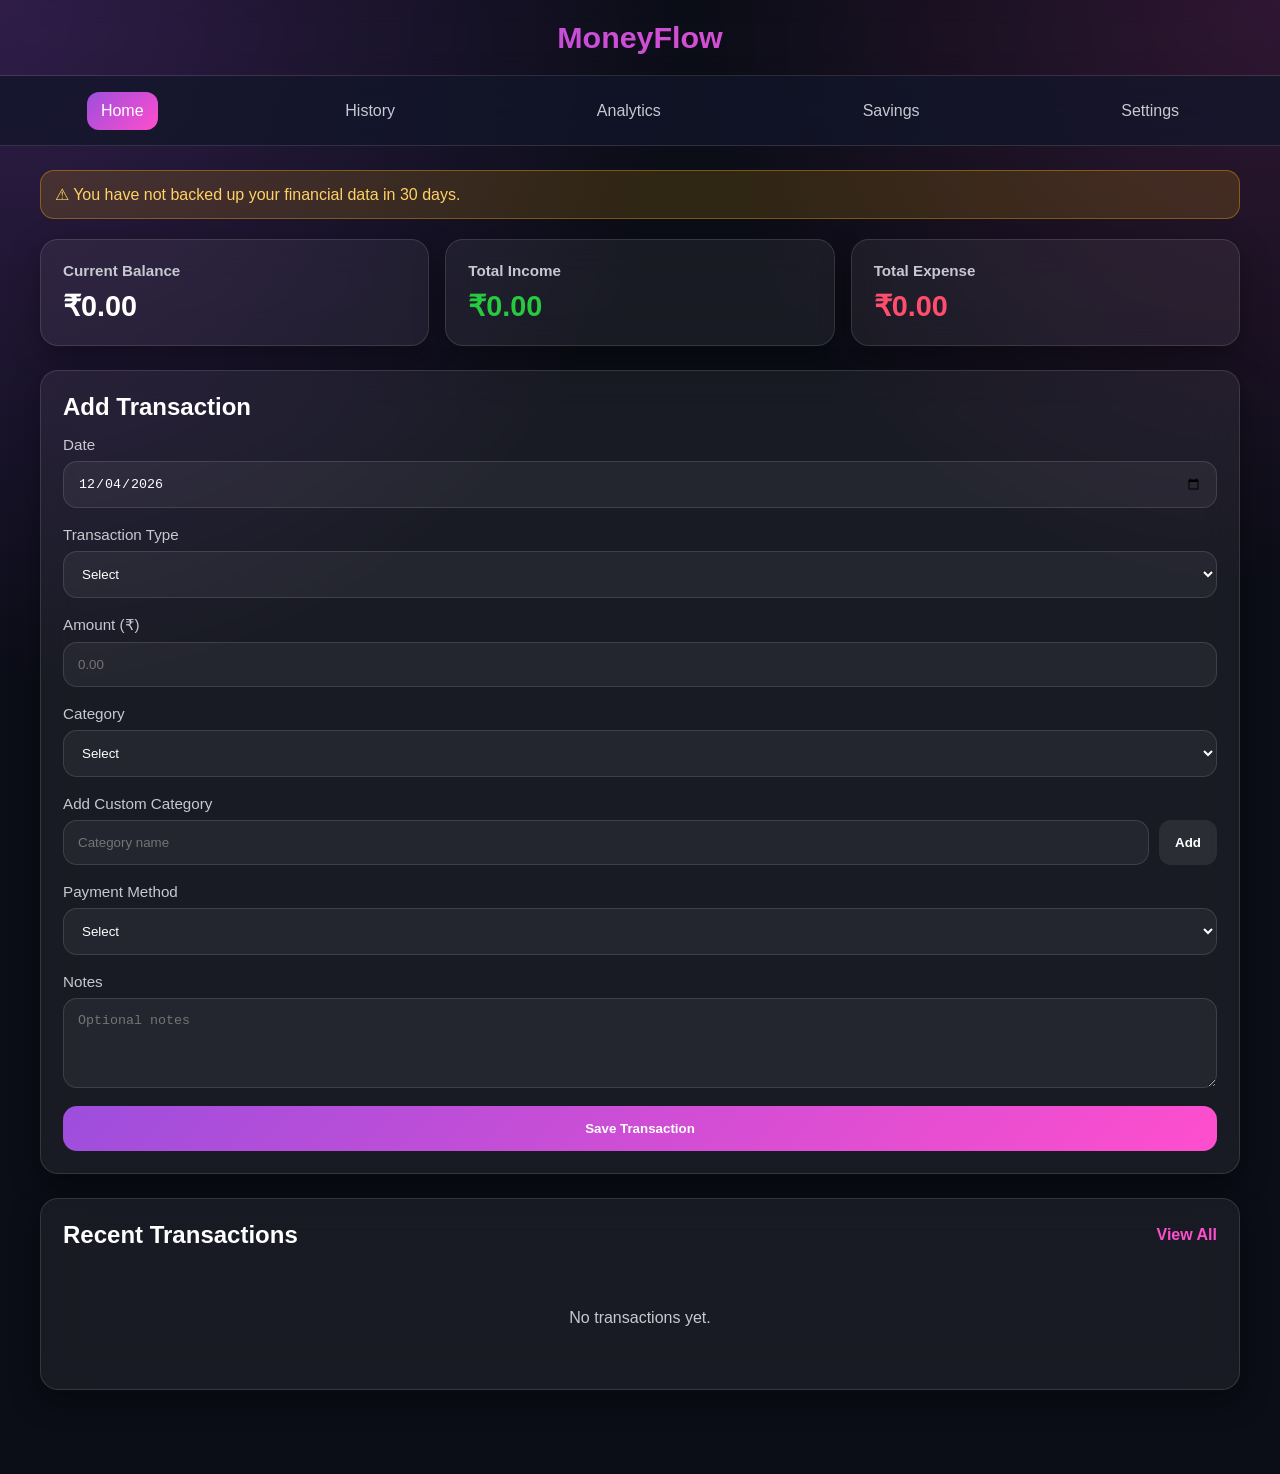
<file: index.html>
<!DOCTYPE html>
<html lang="en">
<head>
    <meta charset="UTF-8">
    <meta name="viewport" content="width=device-width, initial-scale=1.0">
    <title>MoneyFlow - Personal Finance Tracker</title>

    <link rel="stylesheet" href="css/style.css">

    <script defer src="js/app.js"></script>
</head>
<body>

    <!-- Header -->

    <header class="topbar">
        <div class="logo">
            <h1>MoneyFlow</h1>
        </div>
    </header>

    <!-- Navigation -->

    <nav class="navbar">
        <a href="index.html" class="active">Home</a>
        <a href="history.html">History</a>
        <a href="analytics.html">Analytics</a>
        <a href="savings.html">Savings</a>
        <a href="settings.html">Settings</a>
    </nav>

    <!-- Main Container -->

    <main class="container">

        <!-- Backup Warning -->

        <section id="backupReminder" class="warning-card hidden">
            <p>
                ⚠ You have not backed up your financial data in 30 days.
            </p>
        </section>

        <!-- Summary Cards -->

        <section class="summary-grid">

            <div class="summary-card">
                <h3>Current Balance</h3>
                <h2 id="currentBalance">₹0.00</h2>
            </div>

            <div class="summary-card income">
                <h3>Total Income</h3>
                <h2 id="totalIncome">₹0.00</h2>
            </div>

            <div class="summary-card expense">
                <h3>Total Expense</h3>
                <h2 id="totalExpense">₹0.00</h2>
            </div>

        </section>

        <!-- Transaction Form -->

        <section class="glass-card">

            <h2>Add Transaction</h2>

            <form id="transactionForm" novalidate>

                <!-- Date -->

                <div class="form-group">
                    <label for="date">Date</label>
                    <input
                        type="date"
                        id="date"
                        required
                        aria-label="Transaction Date"
                    >
                </div>

                <!-- Type -->

                <div class="form-group">
                    <label for="type">Transaction Type</label>

                    <select
                        id="type"
                        required
                        aria-label="Transaction Type"
                    >
                        <option value="">Select</option>
                        <option value="Income">Income</option>
                        <option value="Expense">Expense</option>
                    </select>
                </div>

                <!-- Amount -->

                <div class="form-group">
                    <label for="amount">Amount (₹)</label>

                    <input
                        type="number"
                        id="amount"
                        min="0.01"
                        step="0.01"
                        placeholder="0.00"
                        required
                        aria-label="Amount"
                    >
                </div>

                <!-- Category -->

                <div class="form-group">
                    <label for="category">Category</label>

                    <select
                        id="category"
                        required
                        aria-label="Category"
                    >
                    </select>
                </div>

                <!-- Custom Category -->

                <div class="form-group">
                    <label for="newCategory">
                        Add Custom Category
                    </label>

                    <div class="inline-row">

                        <input
                            type="text"
                            id="newCategory"
                            placeholder="Category name"
                            aria-label="New Category"
                        >

                        <button
                            type="button"
                            id="addCategoryBtn"
                            class="secondary-btn"
                        >
                            Add
                        </button>

                    </div>
                </div>

                <!-- Payment Method -->

                <div class="form-group">
                    <label for="method">Payment Method</label>

                    <select
                        id="method"
                        required
                        aria-label="Payment Method"
                    >
                        <option value="">Select</option>

                        <option value="UPI">UPI</option>
                        <option value="GPay">GPay</option>
                        <option value="PhonePe">PhonePe</option>
                        <option value="Paytm">Paytm</option>
                        <option value="Amazon Pay">Amazon Pay</option>
                        <option value="Cash">Cash</option>
                        <option value="Bank Transfer">Bank Transfer</option>
                        <option value="Debit Card">Debit Card</option>
                        <option value="Credit Card">Credit Card</option>
                        <option value="Other">Other</option>
                    </select>
                </div>

                <!-- Notes -->

                <div class="form-group">
                    <label for="note">Notes</label>

                    <textarea
                        id="note"
                        rows="4"
                        maxlength="300"
                        placeholder="Optional notes"
                        aria-label="Transaction Notes"
                    ></textarea>
                </div>

                <!-- Error Message -->

                <div
                    id="formError"
                    class="error-message hidden"
                    role="alert"
                ></div>

                <!-- Success Message -->

                <div
                    id="formSuccess"
                    class="success-message hidden"
                ></div>

                <!-- Submit -->

                <button
                    type="submit"
                    id="saveTransactionBtn"
                    class="primary-btn"
                >
                    Save Transaction
                </button>

            </form>

        </section>

        <!-- Recent Transactions -->

        <section class="glass-card">

            <div class="section-header">

                <h2>Recent Transactions</h2>

                <a href="history.html" class="view-all">
                    View All
                </a>

            </div>

            <div id="recentTransactions">

                <div class="empty-state">
                    No transactions yet.
                </div>

            </div>

        </section>

    </main>

    <!-- Delete Confirmation Modal -->

    <div
        id="confirmModal"
        class="modal hidden"
        aria-hidden="true"
    >
        <div class="modal-content">

            <h3>Confirm Action</h3>

            <p id="modalMessage"></p>

            <div class="modal-actions">

                <button
                    id="cancelModalBtn"
                    class="secondary-btn"
                >
                    Cancel
                </button>

                <button
                    id="confirmModalBtn"
                    class="danger-btn"
                >
                    Confirm
                </button>

            </div>

        </div>
    </div>

</body>
</html>
</file>
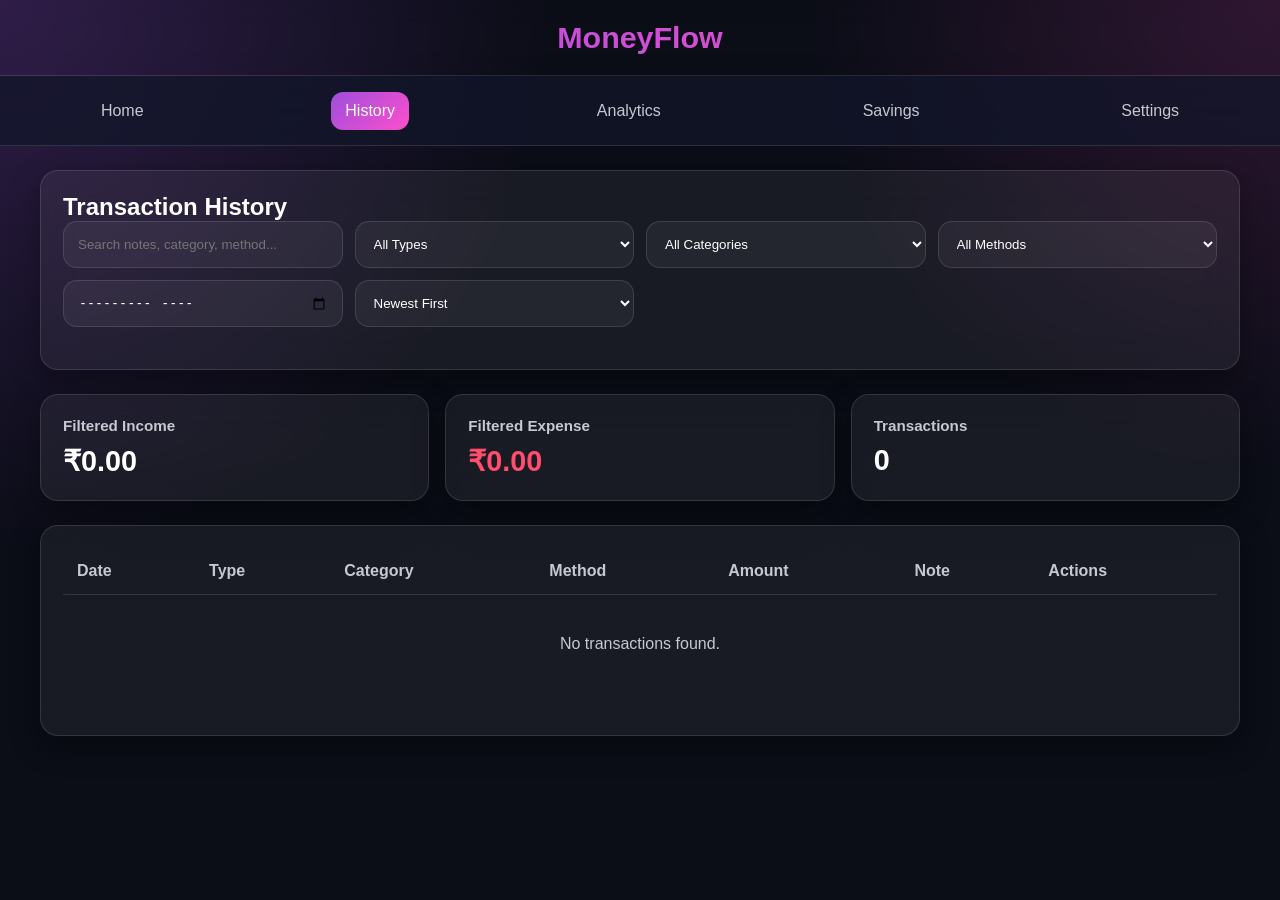
<file: history.html>
<!DOCTYPE html>
<html lang="en">
<head>
    <meta charset="UTF-8">
    <meta name="viewport" content="width=device-width, initial-scale=1.0">
    <title>MoneyFlow - Transaction History</title>

    <link rel="stylesheet" href="css/style.css">

    <script defer src="js/app.js"></script>
    <script defer src="js/history.js"></script>
</head>
<body>

<header class="topbar">
    <div class="logo">
        <h1>MoneyFlow</h1>
    </div>
</header>

<nav class="navbar">
    <a href="index.html">Home</a>
    <a href="history.html" class="active">History</a>
    <a href="analytics.html">Analytics</a>
    <a href="savings.html">Savings</a>
    <a href="settings.html">Settings</a>
</nav>

<main class="container">

    <!-- Filters -->

    <section class="glass-card">

        <h2>Transaction History</h2>

        <div class="filters">

            <input
                type="text"
                id="searchInput"
                placeholder="Search notes, category, method..."
                aria-label="Search Transactions"
            >

            <select id="typeFilter">
                <option value="">All Types</option>
                <option value="Income">Income</option>
                <option value="Expense">Expense</option>
            </select>

            <select id="categoryFilter">
                <option value="">All Categories</option>
            </select>

            <select id="methodFilter">
                <option value="">All Methods</option>

                <option value="UPI">UPI</option>
                <option value="GPay">GPay</option>
                <option value="PhonePe">PhonePe</option>
                <option value="Paytm">Paytm</option>
                <option value="Amazon Pay">Amazon Pay</option>
                <option value="Cash">Cash</option>
                <option value="Bank Transfer">Bank Transfer</option>
                <option value="Debit Card">Debit Card</option>
                <option value="Credit Card">Credit Card</option>
                <option value="Other">Other</option>
            </select>

            <input
                type="month"
                id="monthFilter"
                aria-label="Month Filter"
            >

            <select id="sortSelect">
                <option value="newest">
                    Newest First
                </option>

                <option value="oldest">
                    Oldest First
                </option>

                <option value="amountDesc">
                    Highest Amount
                </option>

                <option value="amountAsc">
                    Lowest Amount
                </option>
            </select>

        </div>

    </section>

    <!-- Summary -->

    <section class="summary-grid">

        <div class="summary-card">
            <h3>Filtered Income</h3>
            <h2 id="filteredIncome">
                ₹0.00
            </h2>
        </div>

        <div class="summary-card expense">
            <h3>Filtered Expense</h3>
            <h2 id="filteredExpense">
                ₹0.00
            </h2>
        </div>

        <div class="summary-card">
            <h3>Transactions</h3>
            <h2 id="transactionCount">
                0
            </h2>
        </div>

    </section>

    <!-- Transactions Table -->

    <section class="glass-card">

        <div class="table-wrapper">

            <table>

                <thead>

                <tr>
                    <th>Date</th>
                    <th>Type</th>
                    <th>Category</th>
                    <th>Method</th>
                    <th>Amount</th>
                    <th>Note</th>
                    <th>Actions</th>
                </tr>

                </thead>

                <tbody id="historyTableBody">

                </tbody>

            </table>

        </div>

        <div id="emptyHistory"
             class="empty-state hidden">

            No transactions found.

        </div>

        <div id="pagination"
             class="pagination">

        </div>

    </section>

</main>

<!-- Edit Modal -->

<div id="editModal"
     class="modal hidden">

    <div class="modal-content">

        <h3>Edit Transaction</h3>

        <form id="editForm">

            <input type="hidden"
                   id="editId">

            <div class="form-group">
                <label>Date</label>
                <input type="date"
                       id="editDate"
                       required>
            </div>

            <div class="form-group">
                <label>Type</label>

                <select id="editType"
                        required>
                    <option value="Income">Income</option>
                    <option value="Expense">Expense</option>
                </select>
            </div>

            <div class="form-group">
                <label>Amount (₹)</label>

                <input type="number"
                       id="editAmount"
                       step="0.01"
                       min="0.01"
                       required>
            </div>

            <div class="form-group">
                <label>Category</label>

                <select id="editCategory"
                        required>
                </select>
            </div>

            <div class="form-group">
                <label>Method</label>

                <select id="editMethod"
                        required>

                    <option value="UPI">UPI</option>
                    <option value="GPay">GPay</option>
                    <option value="PhonePe">PhonePe</option>
                    <option value="Paytm">Paytm</option>
                    <option value="Amazon Pay">Amazon Pay</option>
                    <option value="Cash">Cash</option>
                    <option value="Bank Transfer">Bank Transfer</option>
                    <option value="Debit Card">Debit Card</option>
                    <option value="Credit Card">Credit Card</option>
                    <option value="Other">Other</option>

                </select>
            </div>

            <div class="form-group">
                <label>Note</label>

                <textarea id="editNote"
                          rows="3">
                </textarea>
            </div>

            <div class="modal-actions">

                <button type="button"
                        id="closeEditModal"
                        class="secondary-btn">
                    Cancel
                </button>

                <button type="submit"
                        class="primary-btn">
                    Save Changes
                </button>

            </div>

        </form>

    </div>

</div>

<!-- Delete Modal -->

<div id="deleteModal"
     class="modal hidden">

    <div class="modal-content">

        <h3>Delete Transaction</h3>

        <p>
            Are you sure you want to delete
            this transaction?
        </p>

        <div class="modal-actions">

            <button id="cancelDelete"
                    class="secondary-btn">
                Cancel
            </button>

            <button id="confirmDelete"
                    class="danger-btn">
                Delete
            </button>

        </div>

    </div>

</div>

</body>
</html>
</file>
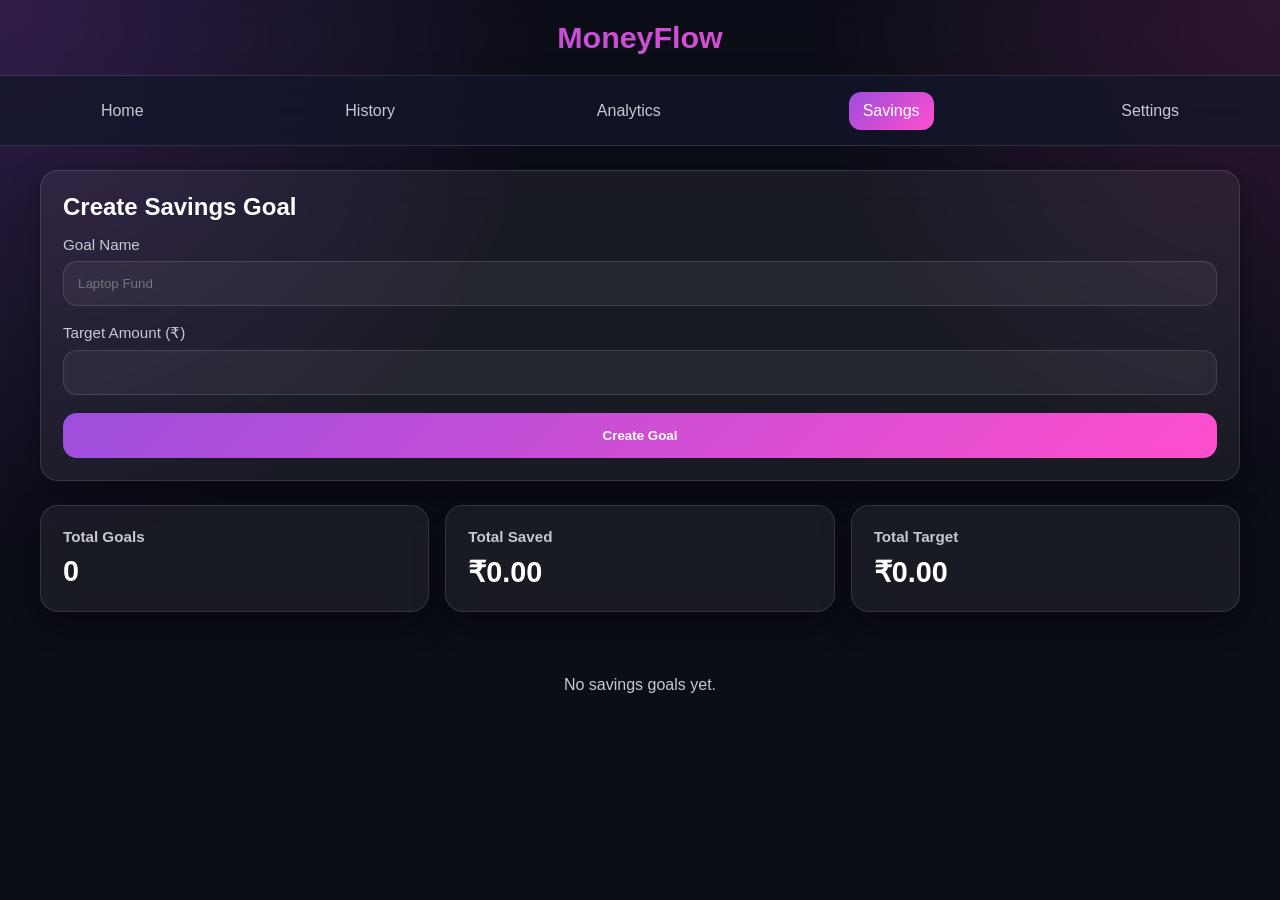
<file: savings.html>
<!DOCTYPE html>
<html lang="en">
<head>
    <meta charset="UTF-8">
    <meta name="viewport" content="width=device-width, initial-scale=1.0">
    <title>MoneyFlow - Savings Goals</title>

    <link rel="stylesheet" href="css/style.css">

    <script defer src="js/app.js"></script>
    <script defer src="js/savings.js"></script>
</head>
<body>

<header class="topbar">
    <div class="logo">
        <h1>MoneyFlow</h1>
    </div>
</header>

<nav class="navbar">
    <a href="index.html">Home</a>
    <a href="history.html">History</a>
    <a href="analytics.html">Analytics</a>
    <a href="savings.html" class="active">Savings</a>
    <a href="settings.html">Settings</a>
</nav>

<main class="container">

    <!-- Create Goal -->

    <section class="glass-card">

        <h2>Create Savings Goal</h2>

        <form id="goalForm">

            <div class="form-group">
                <label for="goalName">
                    Goal Name
                </label>

                <input
                    type="text"
                    id="goalName"
                    required
                    maxlength="100"
                    placeholder="Laptop Fund"
                >
            </div>

            <div class="form-group">
                <label for="goalTarget">
                    Target Amount (₹)
                </label>

                <input
                    type="number"
                    id="goalTarget"
                    min="0.01"
                    step="0.01"
                    required
                >
            </div>

            <button
                type="submit"
                class="primary-btn">
                Create Goal
            </button>

        </form>

    </section>

    <!-- Summary -->

    <section class="summary-grid">

        <div class="summary-card">
            <h3>Total Goals</h3>
            <h2 id="goalCount">
                0
            </h2>
        </div>

        <div class="summary-card">
            <h3>Total Saved</h3>
            <h2 id="totalSaved">
                ₹0.00
            </h2>
        </div>

        <div class="summary-card">
            <h3>Total Target</h3>
            <h2 id="totalTarget">
                ₹0.00
            </h2>
        </div>

    </section>

    <!-- Goals Container -->

    <section>

        <div id="goalsContainer">

            <div class="empty-state">
                No savings goals yet.
            </div>

        </div>

    </section>

</main>

<!-- Edit Goal Modal -->

<div id="editGoalModal"
     class="modal hidden">

    <div class="modal-content">

        <h3>Edit Goal</h3>

        <form id="editGoalForm">

            <input
                type="hidden"
                id="editGoalId">

            <div class="form-group">

                <label>Name</label>

                <input
                    type="text"
                    id="editGoalName"
                    required>

            </div>

            <div class="form-group">

                <label>Target Amount</label>

                <input
                    type="number"
                    id="editGoalTarget"
                    min="0.01"
                    step="0.01"
                    required>

            </div>

            <div class="modal-actions">

                <button
                    type="button"
                    id="closeGoalEdit"
                    class="secondary-btn">
                    Cancel
                </button>

                <button
                    type="submit"
                    class="primary-btn">
                    Save
                </button>

            </div>

        </form>

    </div>

</div>

<!-- Delete Goal Modal -->

<div id="deleteGoalModal"
     class="modal hidden">

    <div class="modal-content">

        <h3>Delete Goal</h3>

        <p>
            This action cannot be undone.
        </p>

        <div class="modal-actions">

            <button
                id="cancelGoalDelete"
                class="secondary-btn">
                Cancel
            </button>

            <button
                id="confirmGoalDelete"
                class="danger-btn">
                Delete
            </button>

        </div>

    </div>

</div>

</body>
</html>
</file>
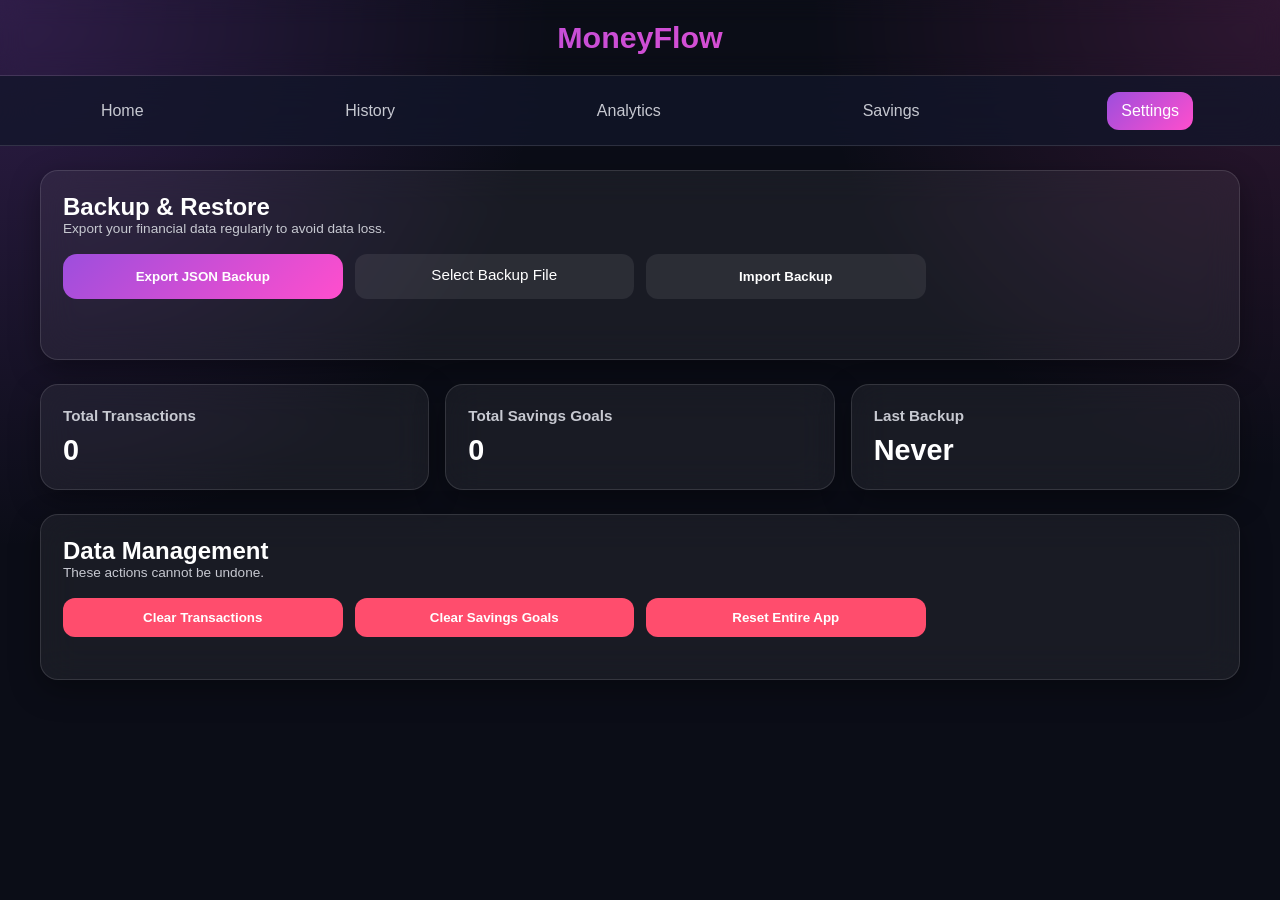
<file: settings.html>
<!DOCTYPE html>
<html lang="en">
<head>
    <meta charset="UTF-8">
    <meta name="viewport" content="width=device-width, initial-scale=1.0">
    <title>MoneyFlow - Settings</title>

    <link rel="stylesheet" href="css/style.css">

    <script defer src="js/app.js"></script>
    <script defer src="js/settings.js"></script>
</head>
<body>

<header class="topbar">
    <div class="logo">
        <h1>MoneyFlow</h1>
    </div>
</header>

<nav class="navbar">
    <a href="index.html">Home</a>
    <a href="history.html">History</a>
    <a href="analytics.html">Analytics</a>
    <a href="savings.html">Savings</a>
    <a href="settings.html" class="active">Settings</a>
</nav>

<main class="container">

    <!-- Backup Section -->

    <section class="glass-card">

        <h2>Backup & Restore</h2>

        <p class="transaction-meta">
            Export your financial data regularly to avoid data loss.
        </p>

        <br>

        <div class="filters">

            <button
                id="exportBtn"
                class="primary-btn">
                Export JSON Backup
            </button>

            <label
                for="importFile"
                class="secondary-btn text-center"
                style="display:block;">
                Select Backup File
            </label>

            <input
                type="file"
                id="importFile"
                accept=".json"
                hidden>

            <button
                id="importBtn"
                class="secondary-btn">
                Import Backup
            </button>

        </div>

        <br>

        <div id="backupStatus"
             class="success-message hidden">
        </div>

        <div id="backupError"
             class="error-message hidden">
        </div>

    </section>

    <!-- Statistics -->

    <section class="summary-grid">

        <div class="summary-card">
            <h3>Total Transactions</h3>
            <h2 id="settingsTransactionCount">
                0
            </h2>
        </div>

        <div class="summary-card">
            <h3>Total Savings Goals</h3>
            <h2 id="settingsGoalCount">
                0
            </h2>
        </div>

        <div class="summary-card">
            <h3>Last Backup</h3>
            <h2 id="lastBackupDisplay">
                Never
            </h2>
        </div>

    </section>

    <!-- Data Management -->

    <section class="glass-card">

        <h2>Data Management</h2>

        <p class="transaction-meta">
            These actions cannot be undone.
        </p>

        <br>

        <div class="filters">

            <button
                id="clearTransactionsBtn"
                class="danger-btn">
                Clear Transactions
            </button>

            <button
                id="clearGoalsBtn"
                class="danger-btn">
                Clear Savings Goals
            </button>

            <button
                id="resetAppBtn"
                class="danger-btn">
                Reset Entire App
            </button>

        </div>

    </section>

</main>

<!-- Confirmation Modal -->

<div id="settingsConfirmModal"
     class="modal hidden">

    <div class="modal-content">

        <h3>Confirm Action</h3>

        <p id="settingsConfirmText">
        </p>

        <div class="modal-actions">

            <button
                id="settingsCancelBtn"
                class="secondary-btn">
                Cancel
            </button>

            <button
                id="settingsConfirmBtn"
                class="danger-btn">
                Confirm
            </button>

        </div>

    </div>

</div>

</body>
</html>
</file>
<file: css/style.css>
/* ==========================
   MONEYFLOW
   GLOBAL STYLES
========================== */

:root{

    --bg:#0b0d17;
    --bg-secondary:#12162a;

    --card:rgba(255,255,255,0.06);

    --border:rgba(255,255,255,0.12);

    --primary:#9d4edd;
    --primary-dark:#7b2cbf;

    --pink:#ff4ecd;

    --success:#27c93f;
    --danger:#ff4d6d;
    --warning:#ffb703;

    --text:#ffffff;
    --text-secondary:#c7c9d1;

    --shadow:0 10px 30px rgba(0,0,0,.35);

    --radius:18px;

    --nav-height:70px;
}

/* ==========================
   RESET
========================== */

*{
    margin:0;
    padding:0;
    box-sizing:border-box;
}

html{
    scroll-behavior:smooth;
}

body{
    background:
        radial-gradient(circle at top left,
        rgba(157,78,221,.25),
        transparent 35%),

        radial-gradient(circle at top right,
        rgba(255,78,205,.15),
        transparent 30%),

        var(--bg);

    color:var(--text);

    font-family:
    Inter,
    Segoe UI,
    Arial,
    sans-serif;

    min-height:100vh;
}

/* ==========================
   SCROLLBAR
========================== */

::-webkit-scrollbar{
    width:8px;
}

::-webkit-scrollbar-track{
    background:#111;
}

::-webkit-scrollbar-thumb{
    background:var(--primary);
    border-radius:20px;
}

/* ==========================
   LINKS
========================== */

a{
    text-decoration:none;
    color:inherit;
}

/* ==========================
   HEADER
========================== */

.topbar{

    padding:20px;

    text-align:center;

    border-bottom:1px solid var(--border);

    backdrop-filter:blur(12px);
}

.logo h1{

    font-size:1.9rem;

    background:
    linear-gradient(
        90deg,
        var(--primary),
        var(--pink)
    );

    -webkit-background-clip:text;

    -webkit-text-fill-color:transparent;
}

/* ==========================
   NAVIGATION
========================== */

.navbar{

    position:sticky;

    top:0;

    z-index:100;

    display:flex;

    justify-content:space-around;

    align-items:center;

    height:var(--nav-height);

    backdrop-filter:blur(18px);

    background:
    rgba(18,22,42,.75);

    border-bottom:
    1px solid var(--border);
}

.navbar a{

    padding:10px 14px;

    border-radius:12px;

    color:var(--text-secondary);

    transition:.25s;
}

.navbar a:hover{

    color:white;

    background:
    rgba(255,255,255,.06);
}

.navbar .active{

    background:
    linear-gradient(
        135deg,
        var(--primary),
        var(--pink)
    );

    color:white;
}

/* ==========================
   CONTAINER
========================== */

.container{

    width:min(1200px,95%);

    margin:auto;

    padding:24px 0 60px;
}

/* ==========================
   GLASS CARD
========================== */

.glass-card{

    background:var(--card);

    backdrop-filter:blur(18px);

    border:1px solid var(--border);

    border-radius:var(--radius);

    padding:22px;

    margin-bottom:24px;

    box-shadow:var(--shadow);
}

/* ==========================
   SUMMARY CARDS
========================== */

.summary-grid{

    display:grid;

    gap:16px;

    margin-bottom:24px;
}

.summary-card{

    background:var(--card);

    border:1px solid var(--border);

    backdrop-filter:blur(18px);

    border-radius:var(--radius);

    padding:22px;

    box-shadow:var(--shadow);
}

.summary-card h3{

    color:var(--text-secondary);

    margin-bottom:10px;

    font-size:.95rem;
}

.summary-card h2{

    font-size:1.8rem;
}

.income h2{
    color:var(--success);
}

.expense h2{
    color:var(--danger);
}

/* ==========================
   FORM
========================== */

form{
    margin-top:15px;
}

.form-group{

    display:flex;

    flex-direction:column;

    gap:8px;

    margin-bottom:18px;
}

label{

    font-size:.95rem;

    color:var(--text-secondary);
}

input,
select,
textarea{

    width:100%;

    background:
    rgba(255,255,255,.05);

    border:
    1px solid var(--border);

    border-radius:14px;

    padding:14px;

    color:white;

    outline:none;

    transition:.2s;
}

input:focus,
select:focus,
textarea:focus{

    border-color:
    var(--primary);

    box-shadow:
    0 0 0 3px
    rgba(157,78,221,.2);
}

textarea{
    resize:vertical;
}

/* ==========================
   INLINE ROW
========================== */

.inline-row{

    display:flex;

    gap:10px;
}

.inline-row input{
    flex:1;
}

/* ==========================
   BUTTONS
========================== */

button{

    cursor:pointer;

    border:none;

    font-weight:600;

    transition:.2s;
}

.primary-btn{

    width:100%;

    padding:15px;

    border-radius:14px;

    color:white;

    background:
    linear-gradient(
        135deg,
        var(--primary),
        var(--pink)
    );
}

.primary-btn:hover{
    transform:translateY(-2px);
}

.secondary-btn{

    padding:12px 16px;

    border-radius:12px;

    background:
    rgba(255,255,255,.08);

    color:white;
}

.secondary-btn:hover{

    background:
    rgba(255,255,255,.12);
}

.danger-btn{

    background:var(--danger);

    color:white;

    padding:12px 16px;

    border-radius:12px;
}

.danger-btn:hover{
    opacity:.9;
}

/* ==========================
   SECTION HEADER
========================== */

.section-header{

    display:flex;

    justify-content:space-between;

    align-items:center;

    margin-bottom:20px;
}

.view-all{

    color:var(--pink);

    font-weight:600;
}

/* ==========================
   TRANSACTION LIST
========================== */

.transaction-item{

    display:flex;

    justify-content:space-between;

    align-items:center;

    gap:15px;

    padding:15px;

    border-radius:14px;

    margin-bottom:10px;

    background:
    rgba(255,255,255,.04);
}

.transaction-info{

    flex:1;
}

.transaction-title{

    font-weight:600;

    margin-bottom:4px;
}

.transaction-meta{

    color:var(--text-secondary);

    font-size:.85rem;
}

.transaction-amount{

    font-weight:700;

    font-size:1rem;
}

.amount-income{
    color:var(--success);
}

.amount-expense{
    color:var(--danger);
}

/* ==========================
   TABLES
========================== */

.table-wrapper{

    overflow-x:auto;
}

table{

    width:100%;

    border-collapse:collapse;
}

th,
td{

    padding:14px;

    text-align:left;

    border-bottom:
    1px solid var(--border);
}

th{

    color:var(--text-secondary);

    font-weight:600;
}

/* ==========================
   FILTERS
========================== */

.filters{

    display:grid;

    gap:12px;

    margin-bottom:20px;
}

/* ==========================
   CHARTS
========================== */

.chart-card{

    background:var(--card);

    border:1px solid var(--border);

    border-radius:var(--radius);

    padding:20px;

    margin-bottom:24px;
}

.chart-container{

    position:relative;

    width:100%;

    min-height:320px;
}

/* ==========================
   SAVINGS
========================== */

.goal-card{

    background:var(--card);

    border:1px solid var(--border);

    border-radius:var(--radius);

    padding:20px;

    margin-bottom:18px;
}

.goal-header{

    display:flex;

    justify-content:space-between;

    align-items:center;

    margin-bottom:12px;
}

.progress{

    width:100%;

    height:14px;

    border-radius:30px;

    overflow:hidden;

    background:
    rgba(255,255,255,.08);

    margin-top:12px;
}

.progress-fill{

    height:100%;

    width:0;

    background:
    linear-gradient(
        90deg,
        var(--primary),
        var(--pink)
    );

    transition:.4s;
}

/* ==========================
   BADGES
========================== */

.badge{

    display:inline-flex;

    align-items:center;

    justify-content:center;

    padding:6px 10px;

    border-radius:999px;

    font-size:.8rem;

    background:
    rgba(157,78,221,.15);

    color:#dcb6ff;
}

/* ==========================
   ALERTS
========================== */

.error-message{

    background:
    rgba(255,77,109,.15);

    border:
    1px solid rgba(255,77,109,.4);

    color:#ffb3c1;

    padding:12px;

    border-radius:12px;

    margin-bottom:14px;
}

.success-message{

    background:
    rgba(39,201,63,.15);

    border:
    1px solid rgba(39,201,63,.4);

    color:#9fffaf;

    padding:12px;

    border-radius:12px;

    margin-bottom:14px;
}

.warning-card{

    background:
    rgba(255,183,3,.15);

    border:
    1px solid rgba(255,183,3,.35);

    color:#ffd166;

    padding:14px;

    border-radius:14px;

    margin-bottom:20px;
}

/* ==========================
   EMPTY STATE
========================== */

.empty-state{

    text-align:center;

    padding:40px 20px;

    color:var(--text-secondary);
}

/* ==========================
   MODAL
========================== */

.modal{

    position:fixed;

    inset:0;

    background:
    rgba(0,0,0,.7);

    display:flex;

    align-items:center;

    justify-content:center;

    z-index:999;
}

.modal-content{

    width:min(450px,90%);

    background:
    #161b2f;

    border:
    1px solid var(--border);

    border-radius:18px;

    padding:24px;
}

.modal-content h3{

    margin-bottom:12px;
}

.modal-content p{

    color:var(--text-secondary);

    margin-bottom:20px;
}

.modal-actions{

    display:flex;

    justify-content:flex-end;

    gap:10px;
}

/* ==========================
   UTILITY
========================== */

.hidden{
    display:none !important;
}

.text-center{
    text-align:center;
}

/* ==========================
   PAGINATION
========================== */

.pagination{

    display:flex;

    justify-content:center;

    gap:10px;

    margin-top:20px;
}

/* ==========================
   DESKTOP
========================== */

@media(min-width:768px){

    .summary-grid{

        grid-template-columns:
        repeat(3,1fr);
    }

    .filters{

        grid-template-columns:
        repeat(4,1fr);
    }
}

@media(min-width:1024px){

    .summary-grid{

        grid-template-columns:
        repeat(3,1fr);
    }
}

/* ==========================
   ACCESSIBILITY
========================== */

button:focus,
input:focus,
select:focus,
textarea:focus,
a:focus{

    outline:2px solid var(--pink);

    outline-offset:2px;
}
</file>
